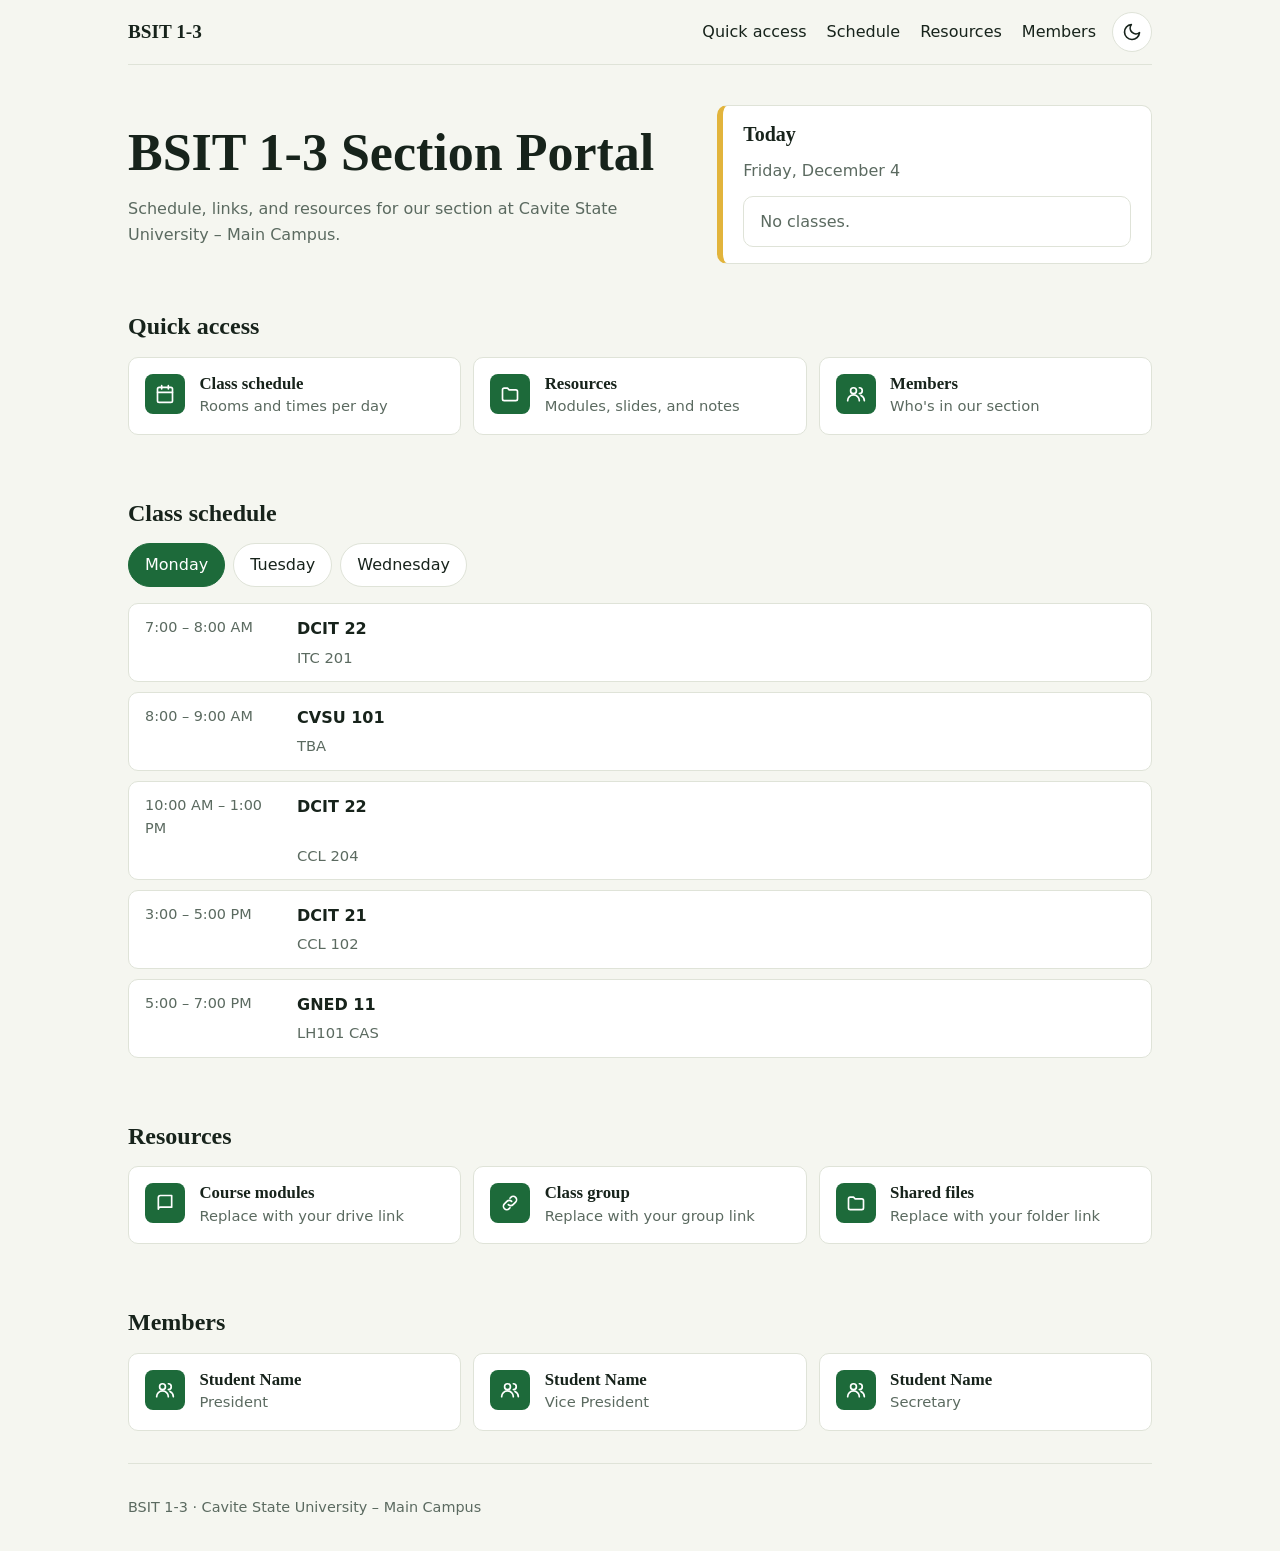
<file: index.html>
<!DOCTYPE html>
<html lang="en">
<head>
  <meta charset="UTF-8">
  <meta name="viewport" content="width=device-width, initial-scale=1">
  <title>BSIT 1-3 Section Portal</title>
  <meta name="description" content="Class schedule, links, and resources for BSIT 1-3, Cavite State University.">
  <link rel="icon" href="assets/favicon.svg" type="image/svg+xml">
  <link rel="stylesheet" href="css/style.css">
</head>
<body>
  <header class="top">
    <a class="brand" href="#top">BSIT 1-3</a>
    <nav aria-label="Page sections">
      <a href="#quick">Quick access</a>
      <a href="#schedule">Schedule</a>
      <a href="#resources">Resources</a>
      <a href="#members">Members</a>
    </nav>
    <button id="theme-toggle" class="icon-btn" type="button" aria-label="Toggle dark mode"></button>
  </header>

  <main id="top">
    <section class="hero">
      <div>
        <h1>BSIT 1-3 Section Portal</h1>
        <p>Schedule, links, and resources for our section at Cavite State University – Main Campus.</p>
      </div>
      <aside class="today" aria-labelledby="today-title">
        <h2 id="today-title">Today</h2>
        <p id="today-date" class="muted"></p>
        <ul id="today-list" class="sched"></ul>
      </aside>
    </section>

    <section id="quick">
      <h2>Quick access</h2>
      <div id="quick-list" class="grid"></div>
    </section>

    <section id="schedule">
      <h2>Class schedule</h2>
      <div id="day-tabs" class="tabs" role="tablist" aria-label="Day of the week"></div>
      <ul id="schedule-list" class="sched"></ul>
    </section>

    <section id="resources">
      <h2>Resources</h2>
      <div id="resource-list" class="grid"></div>
    </section>

    <section id="members">
      <h2>Members</h2>
      <div id="member-list" class="grid"></div>
    </section>
  </main>

  <footer>
    <p>BSIT 1-3 · Cavite State University – Main Campus</p>
  </footer>

  <script src="js/script.js" defer></script>
</body>
</html>
</file>
<file: css/style.css>
/* ===== Theme tokens ===== */
:root {
  --bg: #f5f6f0;
  --surface: #ffffff;
  --ink: #17231b;
  --muted: #5b6a60;
  --accent: #1d6a3a;
  --on-accent: #ffffff;
  --gold: #e2b43c;
  --line: #dfe3d8;
  --radius: 10px;
  --serif: "Iowan Old Style", "Palatino Linotype", Palatino, Georgia, serif;
  --sans: system-ui, -apple-system, "Segoe UI", Roboto, sans-serif;
}
[data-theme="dark"] {
  --bg: #0e1712;
  --surface: #15221a;
  --ink: #e8efe9;
  --muted: #9db0a2;
  --accent: #5fbf86;
  --on-accent: #0e1712;
  --line: #24362b;
}

/* ===== Base ===== */
*, *::before, *::after { box-sizing: border-box; }
html { scroll-behavior: smooth; scroll-padding-top: 4.5rem; }
body {
  margin: 0;
  background: var(--bg);
  color: var(--ink);
  font: 1rem/1.6 var(--sans);
}
h1, h2, h3 { font-family: var(--serif); line-height: 1.2; margin: 0; }
h1 { font-size: clamp(2rem, 7vw, 3.25rem); }
h2 { font-size: 1.5rem; margin-bottom: 1rem; }
p { margin: 0; }
a { color: var(--accent); }
.muted { color: var(--muted); }
:focus-visible { outline: 3px solid var(--gold); outline-offset: 2px; }

main, .top, footer { width: min(100% - 2rem, 64rem); margin-inline: auto; }
section { padding-block: 2rem; }

/* ===== Header ===== */
.top {
  position: sticky; top: 0; z-index: 10;
  display: flex; align-items: center; justify-content: space-between; gap: 1rem;
  padding-block: 0.75rem;
  background: var(--bg);
  border-bottom: 1px solid var(--line);
}
.brand { font: 700 1.2rem var(--serif); color: var(--ink); text-decoration: none; }
.top nav { display: none; gap: 1.25rem; margin-left: auto; }
.top nav a { color: var(--ink); text-decoration: none; }
.top nav a:hover { color: var(--accent); }
.icon-btn {
  display: grid; place-items: center;
  width: 2.5rem; height: 2.5rem;
  background: var(--surface); color: var(--ink);
  border: 1px solid var(--line); border-radius: 50%;
  cursor: pointer;
}
.icon-btn svg, .card .icon svg { width: 1.25rem; height: 1.25rem; fill: none; stroke: currentColor; stroke-width: 2; stroke-linecap: round; stroke-linejoin: round; }

/* ===== Hero ===== */
.hero { display: grid; gap: 1.5rem; padding-block: 2.5rem 1rem; }
.hero p { margin-top: 0.75rem; max-width: 36rem; color: var(--muted); }
.today { background: var(--surface); border: 1px solid var(--line); border-left: 6px solid var(--gold); border-radius: var(--radius); padding: 1rem 1.25rem; }
.today h2 { margin-bottom: 0; font-size: 1.25rem; }
.today .sched { margin-top: 0.75rem; }

/* ===== Cards ===== */
.grid { display: grid; gap: 0.75rem; grid-template-columns: 1fr; }
.card {
  display: flex; gap: 0.9rem; align-items: flex-start;
  padding: 1rem;
  background: var(--surface); color: var(--ink);
  border: 1px solid var(--line); border-radius: var(--radius);
  text-decoration: none;
}
a.card:hover { border-color: var(--accent); }
.card .icon { display: grid; place-items: center; flex: none; width: 2.5rem; height: 2.5rem; border-radius: 8px; background: var(--accent); color: var(--on-accent); }
.card h3 { font-size: 1.05rem; }
.card p { color: var(--muted); font-size: 0.92rem; }

/* ===== Schedule ===== */
.tabs { display: flex; gap: 0.5rem; flex-wrap: wrap; margin-bottom: 1rem; }
.tab {
  padding: 0.5rem 1rem;
  background: var(--surface); color: var(--ink);
  border: 1px solid var(--line); border-radius: 999px;
  font: inherit; cursor: pointer;
}
.tab[aria-selected="true"] { background: var(--accent); color: var(--on-accent); border-color: var(--accent); }
.sched { list-style: none; margin: 0; padding: 0; display: grid; gap: 0.6rem; }
.sched li {
  display: grid; grid-template-columns: 8.5rem 1fr; gap: 0.25rem 1rem;
  padding: 0.75rem 1rem;
  background: var(--surface); border: 1px solid var(--line); border-radius: var(--radius);
}
.sched .time { color: var(--muted); font-size: 0.9rem; }
.sched .code { font-weight: 600; }
.sched .room { grid-column: 2; color: var(--muted); font-size: 0.92rem; }
.empty { color: var(--muted); }

footer { padding-block: 2rem; color: var(--muted); font-size: 0.9rem; border-top: 1px solid var(--line); }

/* ===== Larger screens ===== */
@media (min-width: 700px) {
  .top nav { display: flex; }
  .grid { grid-template-columns: repeat(2, 1fr); }
  .hero { grid-template-columns: 1.3fr 1fr; align-items: center; }
}
@media (min-width: 960px) {
  .grid { grid-template-columns: repeat(3, 1fr); }
}
@media (prefers-reduced-motion: reduce) { html { scroll-behavior: auto; } }
</file>
